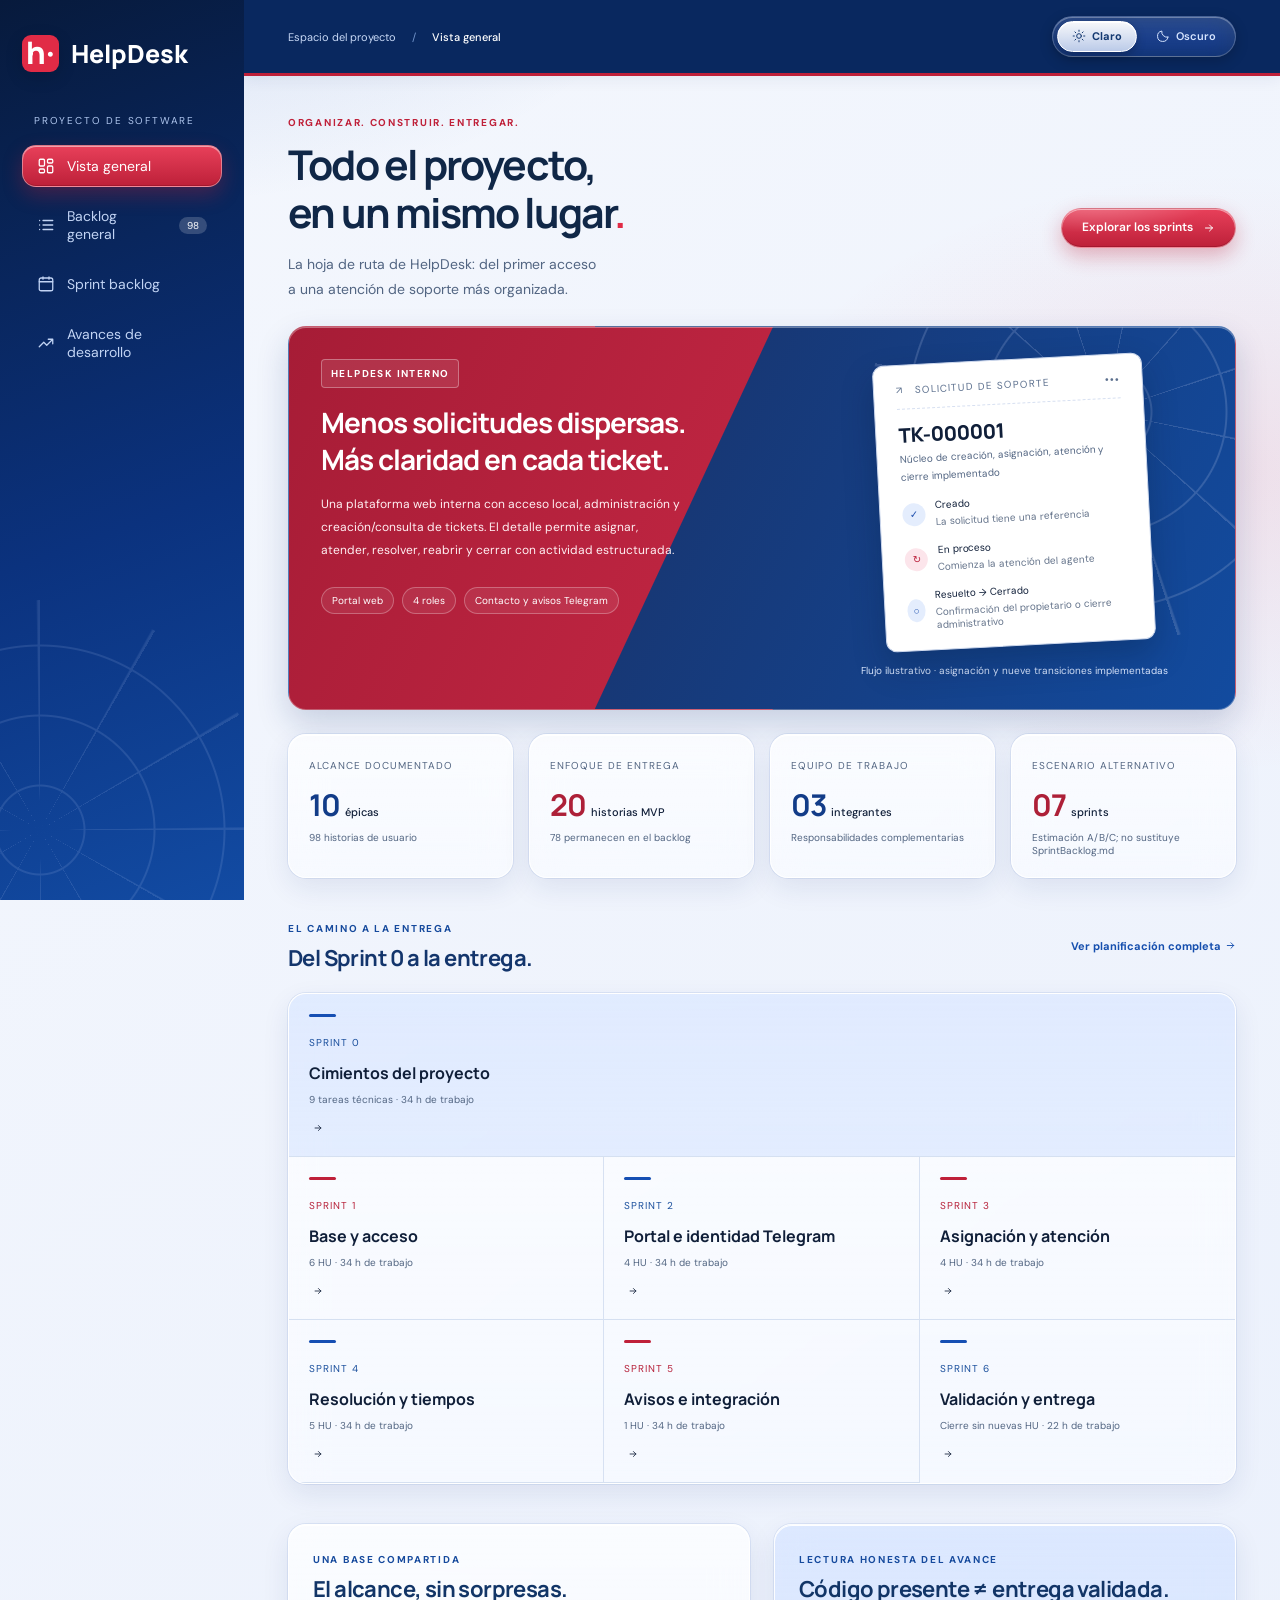
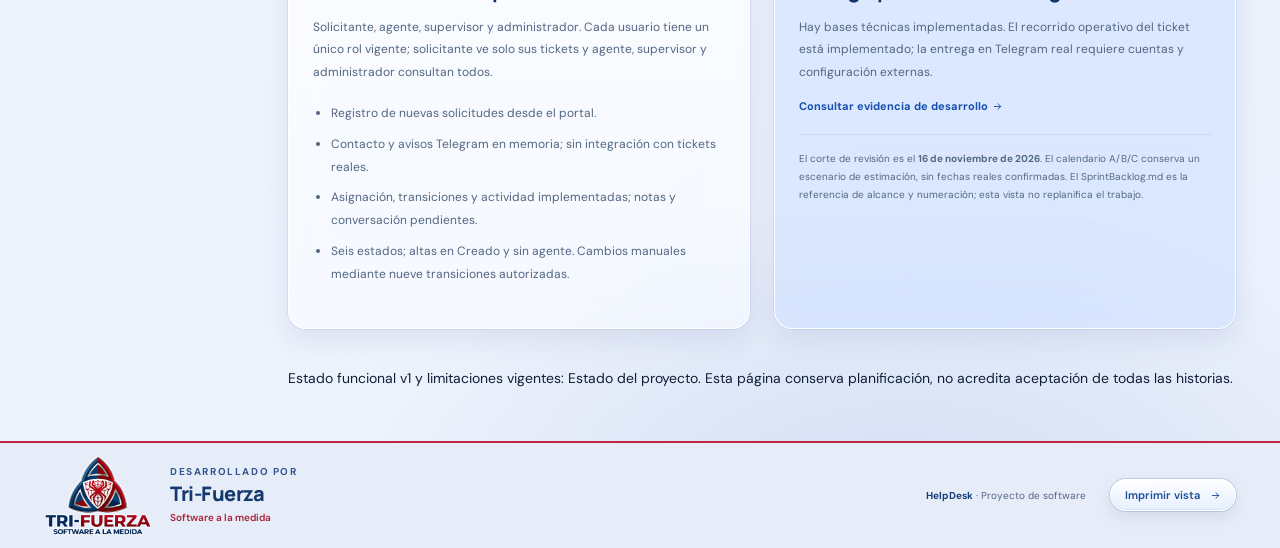
<file: Documentacion/pagina Epicas y HU/index.html>
<!doctype html>
<html lang="es" data-theme="light">
<head><meta charset="utf-8"><meta name="viewport" content="width=device-width,initial-scale=1"><meta name="theme-color" content="#09285f"><meta name="description" content="Alcance, planificación y avances del proyecto HelpDesk interno. 10 épicas, 98 historias y un equipo de 3 integrantes."><title>HelpDesk — Bitácora del proyecto</title><script src="appearance.js?v=4"></script><link rel="stylesheet" href="styles.css?v=7"><link rel="stylesheet" href="theme.css?v=8"><link rel="stylesheet" href="appearance.css?v=9"><link rel="stylesheet" href="project-structure.css?v=9"><link rel="stylesheet" href="company-footer.css?v=10"><script src="data.js" defer></script><script src="plan.js?v=2" defer></script><script src="preparation.js?v=6" defer></script><script src="status.js?v=1" defer></script><script src="app.js?v=9" defer></script></head>
<body>
<a class="skip" href="#main">Saltar al contenido</a>
<div class="workspace-layout"><aside class="sidebar"><a class="brand" href="#resumen"><span class="logo">h<span>·</span></span> HelpDesk</a><div class="workspace">PROYECTO DE SOFTWARE</div><nav aria-label="Navegación principal"><a href="#resumen" data-page="resumen"><svg viewBox="0 0 24 24" aria-hidden="true"><rect x="3" y="3" width="7" height="9" rx="1.5"/><rect x="14" y="3" width="7" height="5" rx="1.5"/><rect x="14" y="12" width="7" height="9" rx="1.5"/><rect x="3" y="16" width="7" height="5" rx="1.5"/></svg><span>Vista general</span></a><a href="#backlog" data-page="backlog"><svg viewBox="0 0 24 24" aria-hidden="true"><path d="M8 6h13M8 12h13M8 18h13M3.5 6h.01M3.5 12h.01M3.5 18h.01"/></svg><span>Backlog general</span><small>98</small></a><a href="#sprints" data-page="sprints"><svg viewBox="0 0 24 24" aria-hidden="true"><rect x="3" y="4" width="18" height="17" rx="2.5"/><path d="M3 9h18M8 2.5v3M16 2.5v3"/></svg><span>Sprint backlog</span></a><a href="#avances" data-page="avances"><svg viewBox="0 0 24 24" aria-hidden="true"><path d="M3 17l6-6 4 4 8-8M15 7h6v6"/></svg><span>Avances de desarrollo</span></a></nav></aside>
<div class="shell"><header><span>Espacio del proyecto <span class="slash">/</span> <strong id="breadcrumb">Vista general</strong></span><div class="header-actions"><div class="theme-switch" role="group" aria-label="Apariencia de la página"><button type="button" data-set-theme="light" aria-pressed="true"><svg viewBox="0 0 24 24" aria-hidden="true"><circle cx="12" cy="12" r="4"/><path d="M12 2v2m0 16v2M2 12h2m16 0h2M5 5l1.5 1.5m11 11L19 19M5 19l1.5-1.5m11-11L19 5"/></svg>Claro</button><button type="button" data-set-theme="dark" aria-pressed="false"><svg viewBox="0 0 24 24" aria-hidden="true"><path d="M20.5 14A9 9 0 0 1 10 3.5 9 9 0 1 0 20.5 14Z"/></svg>Oscuro</button></div></div></header>
<main id="main" tabindex="-1">
<section id="resumen" class="page"><div class="eyebrow">ORGANIZAR. CONSTRUIR. ENTREGAR.</div><div class="page-heading"><div><h1>Todo el proyecto,<br>en un mismo lugar<span>.</span></h1><p class="lead">La hoja de ruta de HelpDesk: del primer acceso<br class="desktop"> a una atención de soporte más organizada.</p></div><a class="button dark" href="#sprints">Explorar los sprints <svg class="icon-arrow" viewBox="0 0 24 24" aria-hidden="true"><path d="M5 12h14M13 6l6 6-6 6"/></svg></a></div>
<div class="hero"><div><span class="tag">HELPDESK INTERNO</span><h2>Menos solicitudes dispersas.<br>Más claridad en cada ticket.</h2><p>Una plataforma web interna con acceso local, administración y creación/consulta de tickets. El detalle permite asignar, atender, resolver, reabrir y cerrar con actividad estructurada.</p><div class="hero-tags"><span>Portal web</span><span>4 roles</span><span>Contacto y avisos Telegram</span></div></div><div class="flow" aria-label="Flujo ilustrativo de un ticket"><div class="ticket"><span class="ticket-top">↗ &nbsp; SOLICITUD DE SOPORTE <b>•••</b></span><strong>TK-000001</strong><span class="ticket-note">Núcleo de creación, asignación, atención y cierre implementado</span><div class="flow-step"><i>✓</i><span>Creado<small>La solicitud tiene una referencia</small></span></div><div class="flow-step"><i>↻</i><span>En proceso<small>Comienza la atención del agente</small></span></div><div class="flow-step"><i>○</i><span>Resuelto → Cerrado<small>Confirmación del propietario o cierre administrativo</small></span></div></div><span class="flow-caption">Flujo ilustrativo · asignación y nueve transiciones implementadas</span></div></div>
<div class="stats"><article><span>ALCANCE DOCUMENTADO</span><strong>10 <small>épicas</small></strong><p>98 historias de usuario</p></article><article><span>ENFOQUE DE ENTREGA</span><strong>20 <small>historias MVP</small></strong><p>78 permanecen en el backlog</p></article><article><span>EQUIPO DE TRABAJO</span><strong>03 <small>integrantes</small></strong><p>Responsabilidades complementarias</p></article><article><span>ESCENARIO ALTERNATIVO</span><strong>07 <small>sprints</small></strong><p>Estimación A/B/C; no sustituye SprintBacklog.md</p></article></div>
<div class="section-title"><div><span class="eyebrow">EL CAMINO A LA ENTREGA</span><h2>Del Sprint 0 a la entrega.</h2></div><a href="#sprints" class="text-link">Ver planificación completa<svg class="icon-arrow" viewBox="0 0 24 24" aria-hidden="true"><path d="M5 12h14M13 6l6 6-6 6"/></svg></a></div><div id="roadmap" class="roadmap"></div>
<div class="two-col"><article class="panel"><span class="eyebrow">UNA BASE COMPARTIDA</span><h2>El alcance, sin sorpresas.</h2><p>Solicitante, agente, supervisor y administrador. Cada usuario tiene un único rol vigente; solicitante ve solo sus tickets y agente, supervisor y administrador consultan todos.</p><ul class="check-list"><li>Registro de nuevas solicitudes desde el portal.</li><li>Contacto y avisos Telegram en memoria; sin integración con tickets reales.</li><li>Asignación, transiciones y actividad implementadas; notas y conversación pendientes.</li><li>Seis estados; altas en Creado y sin agente. Cambios manuales mediante nueve transiciones autorizadas.</li></ul></article><article class="panel pale"><span class="eyebrow">LECTURA HONESTA DEL AVANCE</span><h2>Código presente ≠ entrega validada.</h2><p>Hay bases técnicas implementadas. El recorrido operativo del ticket está implementado; la entrega en Telegram real requiere cuentas y configuración externas.</p><a href="#avances" class="text-link">Consultar evidencia de desarrollo<svg class="icon-arrow" viewBox="0 0 24 24" aria-hidden="true"><path d="M5 12h14M13 6l6 6-6 6"/></svg></a><div class="note">El corte de revisión es el <b>16 de noviembre de 2026</b>. El calendario A/B/C conserva un escenario de estimación, sin fechas reales confirmadas. El SprintBacklog.md es la referencia de alcance y numeración; esta vista no replanifica el trabajo.</div></article></div>
</section>
<section id="backlog" class="page" hidden><span class="eyebrow">ALCANCE Y PRIORIDADES</span><h1>Backlog general<span>.</span></h1><div class="toolbar"><label class="search"><span>⌕</span><input id="search" type="search" placeholder="Buscar por historia, ID o palabra clave" aria-label="Buscar historias"></label><select id="scope" aria-label="Filtrar alcance"><option value="all">Todo el alcance</option><option value="mvp">Solo MVP · 20</option><option value="later">Posteriores · 78</option></select><button id="export" class="button">Exportar CSV ↓</button></div><p class="muted" id="result-count" aria-live="polite"></p><div id="epics"></div></section>
<section id="sprints" class="page" hidden><span class="eyebrow">ESCENARIO DE PLANIFICACIÓN · FECHAS POR CONFIRMAR</span><h1>Un plan para construir<span>.</span></h1><p class="lead">Este escenario alternativo conserva un Sprint 0 y seis sprints estimados de desarrollo/cierre. La numeración y alcance de referencia están en Planificacion/SprintBacklog.md; no representa ejecución confirmada.</p><p class="effort-note"><b>Cómo leer los tiempos:</b> las horas de una tarea o HU son horas-persona acumuladas entre A, B y C, no su duración en el calendario. Incluyen desarrollo, integración y pruebas específicas. La reserva cubre revisiones, coordinación e imprevistos. Los fines de semana del calendario no implican disponibilidad diaria confirmada.</p><div class="team"><article><i>A</i><div><b>Integrante A</b><span>Backend y datos</span></div></article><article><i>B</i><div><b>Integrante B</b><span>Frontend e integración</span></div></article><article><i>C</i><div><b>Integrante C</b><span>Calidad, Telegram y documentación</span></div></article></div><div id="sprint-tabs" class="sprint-tabs" role="tablist" aria-label="Sprints"></div><div id="sprint-detail" role="tabpanel"></div><article class="panel"><h2>Acuerdos de trabajo y cierre</h2><p>Reunión diaria de 10 minutos, revisión entre compañeros y demostración al terminar cada sprint. Cada tarea tiene una persona responsable y revisión de otra.</p><ul class="check-list"><li>Historia terminada: criterios revisados, permisos comprobados, interfaz integrada y pruebas del flujo aprobadas.</li><li>Reservar 8 horas del equipo en cada sprint de desarrollo (48 h en S01–S06); el Sprint 0 contempla otras 8 h sujetas a disponibilidad para coordinación, revisión y bloqueos; no iniciar nuevas funciones durante S06.</li><li>Si una dependencia no se resuelve o la carga excede la capacidad, registrar el riesgo y acordar la decisión con el equipo; no reducir el alcance de forma silenciosa.</li><li>Fecha de entrega por confirmar: demostrar el recorrido implementado y entregar código, manual y evidencia; el calendario estimado no acredita una entrega completa.</li></ul><p class="note">Fuera del MVP: las 78 historias originales restantes. HU-02-09 y HU-04-04 siguen sin sprint; revisar la cobertura del historial antes de planificarlas. SLA es trabajo futuro: aún no hay cálculo ni ejemplos operativos.</p></article></section>
<section id="avances" class="page" hidden><span class="eyebrow">PRIMERAS ITERACIONES</span><h1>Avances con evidencia<span>.</span></h1><div class="stats compact"><article><span>BASE TÉCNICA</span><strong>Angular</strong><p>Sesión, administración y tickets reales</p></article><article><span>API</span><strong>Express 5</strong><p>TypeScript · sesiones y permisos</p></article><article><span>PERSISTENCIA</span><strong>PostgreSQL</strong><p>13 migraciones SQL presentes</p></article></div><section class="architecture-block" aria-labelledby="architecture-title">
  <div class="section-title"><div><span class="eyebrow">BASE ACTUAL DEL PROYECTO</span><h2 id="architecture-title">Estructura y tecnologías.</h2></div></div>
  <p class="architecture-intro">HelpDesk separa la interfaz, la API y la persistencia. Este mapa resume los archivos disponibles; los estados de validación de cada módulo se mantienen en el dashboard.</p>
  <div class="architecture-map" aria-label="Arquitectura del proyecto: interfaz Angular, API Express y base de datos PostgreSQL">
    <article><span class="eyebrow">01 · INTERFAZ</span><h3>Frontend Angular</h3><p>Acceso y sesiones, usuarios/categorías administrativos, recuperación asistida y creación/listado/detalle real de tickets.</p><code>frontend/src/</code></article>
    <span class="architecture-arrow" aria-hidden="true">→</span>
    <article><span class="eyebrow">02 · SERVIDOR</span><h3>API Express</h3><p>Rutas de salud, autenticación/recuperación, usuarios, categorías y tickets; sesiones y permisos en el servidor.</p><code>backend/src/</code></article>
    <span class="architecture-arrow" aria-hidden="true">→</span>
    <article><span class="eyebrow">03 · DATOS</span><h3>PostgreSQL</h3><p>Esquema gestionado con trece migraciones SQL y datos de desarrollo, sin ORM.</p><code>backend/db/</code></article>
  </div>
  <div class="architecture-integration"><span class="badge">Integración externa</span><p><b>Telegram.</b> Contacto directo al agente mediante deep-link y avisos generales al grupo con Bot API mediante fetch. No hay relevo privado.</p></div>
  <div class="architecture-columns">
    <details class="panel architecture-details"><summary>Explorar la estructura del repositorio</summary><p>Carpetas y archivos principales presentes en el repositorio actual.</p><pre class="project-tree">HelpDesk/
├── frontend/
│   ├── public/                 Recursos públicos
│   ├── src/
│   │   ├── app/                Sesión, administración, tickets y pruebas
│   │   ├── environments/       Configuración de la API
│   │   └── styles.css          Estilos con Tailwind CSS
│   ├── angular.json            Configuración Angular
│   └── proxy.conf.json         Conexión local con la API
├── backend/
│   ├── src/
│   │   ├── app.ts              Configuración y rutas de la API
│   │   ├── server.ts           Arranque del servidor
│   │   ├── auth/               Acceso, sesiones y permisos
│   │   ├── users/              Administración de usuarios
│   │   ├── categories/         Categorías del servicio
│   │   ├── audit/              Auditoría administrativa y de creación de tickets
│   │   ├── tickets/            Creación, listado y detalle
│   │   ├── mail/               SMTP y recuperación asistida
│   │   ├── config/             Variables y configuración
│   │   ├── db/                 Conexión y herramientas SQL
│   │   ├── http/               Validación de peticiones
│   │   ├── middlewares/        Manejo de errores y rutas ausentes
│   │   ├── routes/             Comprobaciones de salud
│   │   ├── types/              Tipos compartidos del servidor
│   │   └── integrations/
│   │       └── telegram/       Avisos generales al grupo mediante fetch
│   ├── db/
│   │   ├── migrations/         Trece migraciones SQL
│   │   └── seeds/              Datos de desarrollo
│   ├── test/                   Pruebas unitarias e integración
│   ├── docs/                   Guías técnicas de la API
│   └── compose.yaml            PostgreSQL y Mailpit para desarrollo
├── Documentacion/
│   ├── Requerimientos/         Épicas e historias de usuario
│   ├── Planificacion/          Sprint Backlog original
│   ├── docs/                   Hoja de ruta HTML del proyecto
│   └── Decisiones-de-producto.md
└── .github/workflows/ci.yml     Comprobaciones automatizadas</pre><p class="note">El esquema y los endpoints de creación/listado/detalle de tickets están implementados y probados con permisos por rol. La carpeta audit corresponde a auditoría administrativa; no acredita completar EP-10.</p></details>
    <details class="panel architecture-details"><summary>Ver tecnologías y función de cada una</summary><p>Versiones declaradas en el proyecto y verificadas con los chequeos locales del 6-nov-2026. La ejecución remota de CI se revisa por separado.</p><dl class="technology-list">
      <div><dt>Interfaz y navegación</dt><dd><b>Angular 22.2 · TypeScript 6 · RxJS 7.8.</b> Componentes, rutas, formularios y comunicación con la API.</dd></div>
      <div><dt>Diseño de la aplicación</dt><dd><b>Tailwind CSS 4.1 · PostCSS.</b> Estilos y utilidades visuales del frontend Angular.</dd></div>
      <div><dt>Servidor</dt><dd><b>Node.js ≥22.23.1 · Express 5 · TypeScript 6.</b> API HTTP, lógica del servidor y gestión de sesiones.</dd></div>
      <div><dt>Persistencia</dt><dd><b>PostgreSQL 17 · pg · SQL.</b> Conexión, transacciones, migraciones y datos de desarrollo; sin ORM.</dd></div>
      <div><dt>Entorno local</dt><dd><b>Podman Compose · dotenv · npm.</b> Contenedor de PostgreSQL, variables de entorno y scripts de trabajo. Gestor declarado: npm 10.9.8.</dd></div>
      <div><dt>Comunicación</dt><dd><b>Telegram Bot API · fetch.</b> Avisos generales después del commit, sin lectura de mensajes. Contacto personal independiente mediante enlace público.</dd></div>
      <div><dt>Protección y validación</dt><dd><b>Argon2 · Zod · Helmet · CORS · express-rate-limit.</b> Dependencias para contraseñas, entradas, cabeceras, orígenes y límites de peticiones. Controles cubiertos por pruebas unitarias y de integración locales.</dd></div>
      <div><dt>Pruebas</dt><dd><b>Vitest · Supertest · jsdom.</b> Pruebas unitarias, comprobaciones HTTP y entorno de pruebas del frontend.</dd></div>
      <div><dt>Calidad y colaboración</dt><dd><b>ESLint · Prettier · Git · GitHub Actions.</b> Revisión estática, formato y flujo de cambios. El archivo ci.yml configura comprobaciones del frontend y backend, con PostgreSQL para el backend; no se comprobaron resultados de ejecuciones.</dd></div>
    </dl></details>
  </div>
  
</section>
<div id="evidence" class="evidence-grid"></div><div class="two-col"><article class="panel"><h2>Validar en la siguiente iteración</h2><ol><li>Conservar resultados de pruebas unitarias, integración PostgreSQL y navegador.</li><li>Completar los criterios pendientes de identidad y gestión administrativa indicados en el backlog.</li><li>Probar Telegram con dos cuentas reales en ambos sentidos.</li><li>Construir y probar el recorrido completo del ticket.</li></ol></article><article class="panel pale"><h2>Decisiones que necesitan atención</h2><p>Valores y reglas de SLA; atribución del primer cambio a En proceso; cobertura y planificación del historial. Las cuentas temporales ya usan 7 días por defecto y 30 como máximo configurable; las referencias TK tienen mínimo seis dígitos sin truncar.</p><p class="note">El primer cambio a En proceso determina la primera respuesta. Telegram, notas y avisos automáticos no cuentan como primera respuesta.</p></article></div></section>

<p>Estado funcional v1 y limitaciones vigentes: <a href="../../docs/project-status.md">Estado del proyecto</a>. Esta página conserva planificación, no acredita aceptación de todas las historias.</p></main></div></div><footer class="company-footer" aria-label="Empresa desarrolladora y pie de página"><div class="company-footer-inner"><div class="company-identity"><div class="company-logo-frame"><img class="company-logo" src="assets/tri-fuerza-logo-transparent.png" width="1444" height="1089" alt="Logo de Tri-Fuerza, software a la medida" loading="lazy" decoding="async"></div><div class="company-copy"><span class="company-kicker">DESARROLLADO POR</span><strong class="company-name">Tri-Fuerza</strong><p class="company-tagline">Software a la medida</p></div></div><div class="footer-meta"><span><b>HelpDesk</b> · Proyecto de software</span><button id="print" class="button">Imprimir vista<svg class="icon-arrow" viewBox="0 0 24 24" aria-hidden="true"><path d="M5 12h14M13 6l6 6-6 6"/></svg></button></div></div></footer><dialog id="story-dialog"><button class="close" aria-label="Cerrar detalle">×</button><span id="story-id" class="eyebrow"></span><h2 id="story-title"></h2><div id="story-body"></div></dialog>
</body></html>
</file>
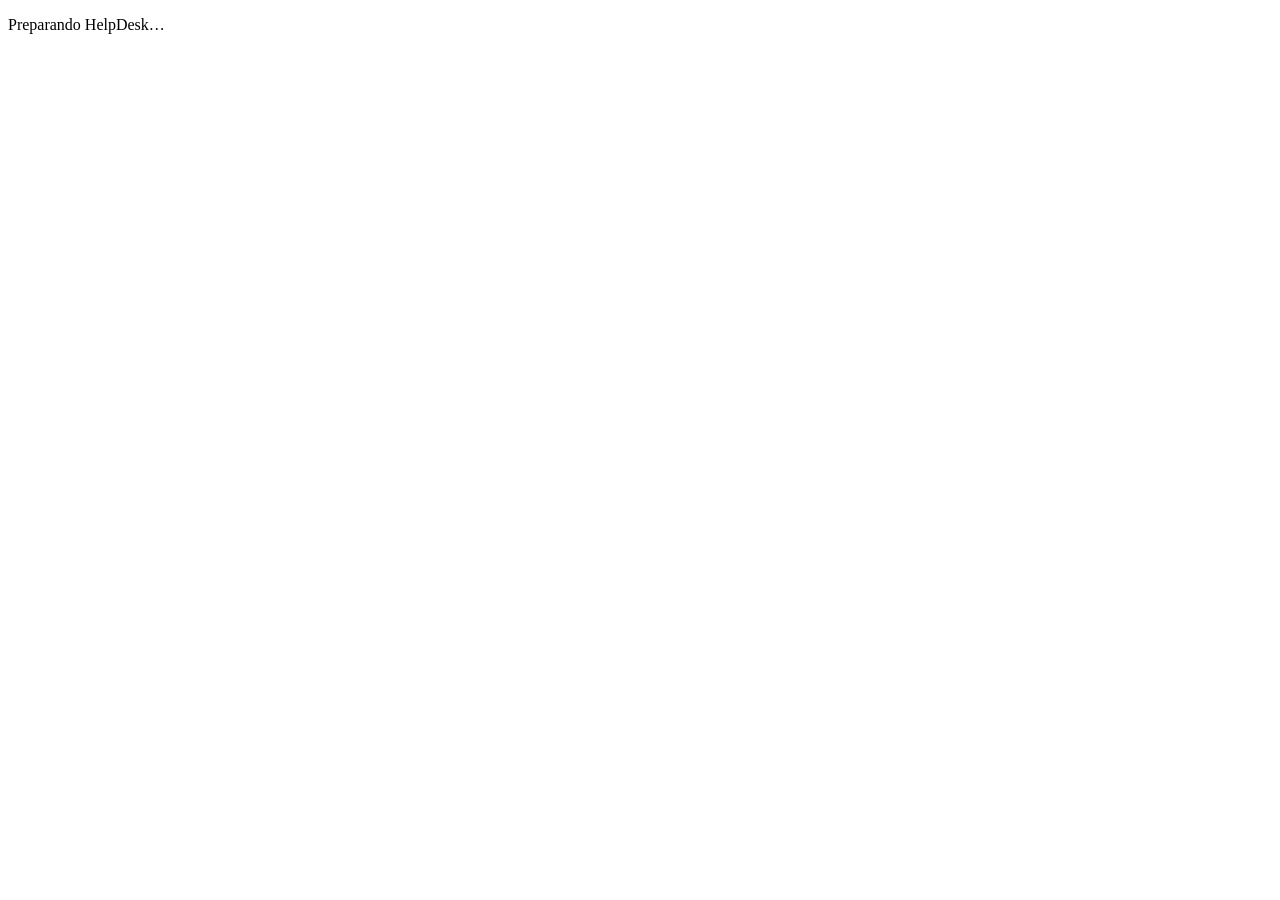
<file: frontend/src/index.html>
<!doctype html>
<html lang="es">
  <head>
    <meta charset="utf-8" />
    <title>HelpDesk</title>
    <base href="/" />
    <meta name="viewport" content="width=device-width, initial-scale=1" />
    <link rel="icon" type="image/x-icon" href="helpdesk-favicon.ico" />
  </head>
  <body>
    <app-root><p class="p-8 text-texto-suave" role="status">Preparando HelpDesk…</p></app-root>
  </body>
</html>
</file>
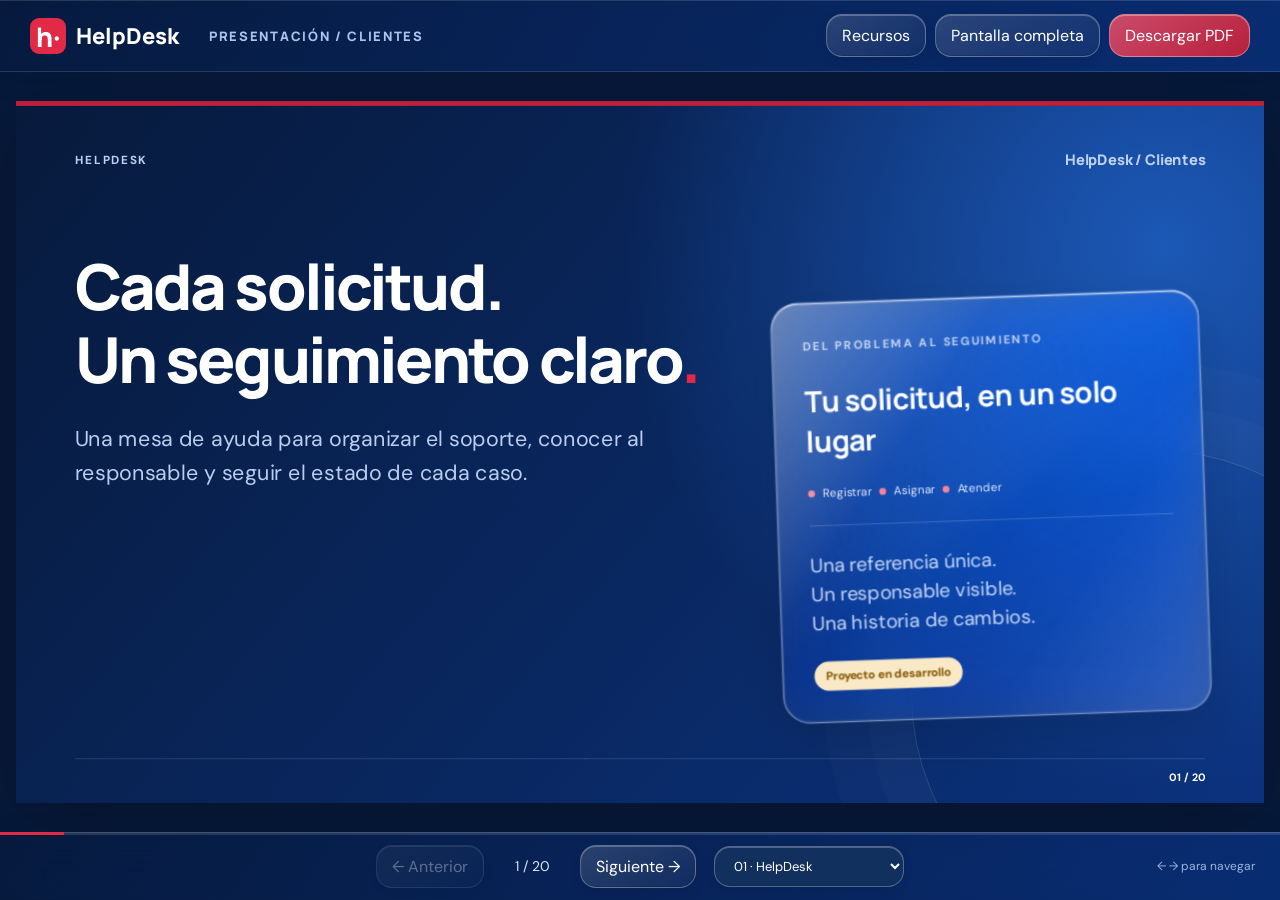
<file: Documentacion/Presentaciones avance/HelpDesk - Presentacion Avance Cliente/index.html>
<!doctype html><html lang="es"><meta charset="utf-8"><meta http-equiv="refresh" content="0;url=Clientes/index.html"><title>HelpDesk · Clientes</title><a href="Clientes/index.html">Abrir presentación Clientes</a></html>
</file>
<file: Documentacion/pagina Epicas y HU/styles.css>
@import url("https://fonts.googleapis.com/css2?family=DM+Sans:wght@400;500;600;700&family=Manrope:wght@400;500;600;700;800&display=swap");
/* ===== Tokens de diseño ===== */
:root {
  --font-display: Manrope, Arial, sans-serif;
  --font-body: "DM Sans", Arial, sans-serif;
  --fs-caption: 10px;
  --fs-small: 11px;
  --fs-body: 12px;
  --fs-base: 14px;
  --fs-h3: 16px;
  --fs-title: 20px;
  --fs-h2: 22px;
  --fs-stat-sm: 24px;
  --fs-display: 28px;
  --fs-stat: 30px;
  --space-tight: 8px;
  --space-item: 16px;
  --space-block: 24px;
  --space-section: 40px;
  --pad-compact: 20px;
  --pad-card: 24px;
  --gap-cards: 16px;
  --glass-text: #194c98;
  --glass-fill: linear-gradient(180deg, rgba(255,255,255,.88), rgba(233,241,255,.6));
  --glass-fill-hover: linear-gradient(180deg, #fff, rgba(238,245,255,.86));
  --glass-edge: rgba(255,255,255,.9);
  --glass-shadow: inset 0 1px 0 rgba(255,255,255,.95), inset 0 -1px 0 rgba(22,79,179,.1), 0 0 0 1px rgba(22,79,179,.18), 0 6px 16px rgba(18,46,106,.1);
  --glass-shadow-hover: inset 0 1px 0 #fff, inset 0 -1px 0 rgba(22,79,179,.12), 0 0 0 1px rgba(22,79,179,.3), 0 10px 22px rgba(18,46,106,.16);
  --glass-sheen: radial-gradient(120% 160% at 18% -30%, rgba(255,255,255,.7), rgba(255,255,255,0) 58%);
  --glass-blur: blur(14px) saturate(1.6);
  --glass-red-fill: linear-gradient(180deg, #e8405a 0%, #bd2039 100%);
  --glass-red-shadow: inset 0 1px 0 rgba(255,255,255,.5), inset 0 -1px 0 rgba(94,0,18,.28), 0 8px 20px rgba(189,32,57,.32);
  --glass-tabs-fill: linear-gradient(180deg, #15408f, #0c2f6c);
}
:root {
  --mint: #e9effb;
  --radius-card: 18px;
  --radius-card-sm: 14px;
  --card-fill: linear-gradient(180deg, rgba(255,255,255,.74), rgba(255,255,255,.5));
  --card-fill-tint: linear-gradient(180deg, rgba(214,228,255,.72), rgba(205,222,255,.5));
  --card-edge: rgba(255,255,255,.9);
  --card-shadow: inset 0 1px 0 rgba(255,255,255,.95), 0 0 0 1px rgba(22,79,179,.09), 0 10px 28px rgba(18,46,106,.09);
  --card-blur: blur(18px) saturate(1.5);
  --card-hover: rgba(22,79,179,.06);
  --card-divider: rgba(22,79,179,.14);
  --dialog-fill: linear-gradient(180deg, rgba(255,255,255,.92), rgba(244,248,255,.86));
  --page-bg: radial-gradient(900px 520px at 12% -5%, rgba(22,79,179,.16), transparent 60%), radial-gradient(800px 500px at 96% 22%, rgba(225,43,70,.1), transparent 60%), radial-gradient(900px 600px at 70% 100%, rgba(22,79,179,.12), transparent 60%), linear-gradient(145deg, #f4f7fd, #eaf0fc);
  --status-todo-fg: #4a5b78;
  --status-todo-bg: rgba(96,112,138,.12);
  --status-todo-edge: rgba(96,112,138,.28);
  --status-doing-fg: #8a5a00;
  --status-doing-bg: rgba(224,150,20,.16);
  --status-doing-edge: rgba(224,150,20,.4);
  --status-done-fg: #0f6b42;
  --status-done-bg: rgba(22,150,90,.14);
  --status-done-edge: rgba(22,150,90,.36);
}
* {
  box-sizing: border-box;
}
body {
  margin: 0;
  font: var(--fs-base) "DM Sans",Arial,sans-serif;
}
a {
  color: inherit;
  text-decoration: none;
}
button,
input,
select {
  font: inherit;
}
button,
a,
input,
select,
summary {
  -webkit-tap-highlight-color: transparent;
}
button,
summary {
  cursor: pointer;
}
a:focus-visible,
button:focus-visible,
summary:focus-visible,
input:focus-visible,
select:focus-visible {
  outline: 3px solid #d39136;
  outline-offset: 4px;
}
.sidebar {
  color: #f3f5fc;
  padding: 35px 22px;
  display: flex;
  flex-direction: column;
}
.brand {
  display: flex;
  align-items: center;
  gap: 12px;
  font: 800 25px Manrope,Arial;
}
.logo {
  width: 37px;
  height: 37px;
  text-align: center;
  font-size: 31px;
  line-height: 34px;
}
.workspace {
  font-size: var(--fs-caption);
  letter-spacing: 1.8px;
  margin: 42px 12px 18px;
}
nav {
  display: grid;
  gap: 8px;
}
nav a {
  display: flex;
  align-items: center;
  gap: 12px;
  padding: 11px 14px;
  border-radius: 14px;
  font-size: var(--fs-base);
}
.icon-arrow {
  flex: none;
  width: 1em;
  height: 1em;
  margin-left: .35em;
  vertical-align: -.15em;
  fill: none;
  stroke: currentColor;
  stroke-width: 2;
  stroke-linecap: round;
  stroke-linejoin: round;
}
.button .icon-arrow {
  margin-left: 0;
}
nav a svg {
  flex: none;
  width: 18px;
  height: 18px;
  fill: none;
  stroke: currentColor;
  stroke-width: 1.7;
  stroke-linecap: round;
  stroke-linejoin: round;
}
nav small {
  font-size: var(--fs-caption);
  margin-left: auto;
  padding: 2px 8px;
  border-radius: 999px;
}
i {
  font-style: normal;
}
header {
  display: flex;
  align-items: center;
  justify-content: space-between;
  padding: 0 44px;
  font-size: var(--fs-small);
}
.slash {
  margin: 0 13px;
}
header strong {
  font-weight: 500;
}
.header-date {
  font-size: var(--fs-caption);
}
main {
  max-width: 1450px;
  margin: auto;
  padding: var(--space-section) 44px 0;
}
.eyebrow {
  font-size: var(--fs-caption);
  letter-spacing: 1.7px;
  font-weight: 700;
}
h1,
h2,
h3,
p {
  margin-top: 0;
}
h1 {
  font: 700 clamp(32px,3.2vw,49px)/1.16 var(--font-display);
  letter-spacing: -1.8px;
  margin: 12px 0 var(--space-item);
}
h2 {
  font: 700 var(--fs-h2)/1.3 var(--font-display);
  letter-spacing: -.6px;
  margin: var(--space-tight) 0 12px;
}
h3 {
  font: 700 var(--fs-h3) var(--font-display);
  margin-bottom: var(--space-tight);
}
.page-heading {
  display: flex;
  justify-content: space-between;
  align-items: center;
}
.lead {
  font-size: var(--fs-base);
  line-height: 1.8;
  margin-bottom: var(--space-block);
}
.button {
  position: relative;
  isolation: isolate;
  overflow: hidden;
  display: inline-flex;
  align-items: center;
  justify-content: center;
  gap: 10px;
  min-height: 40px;
  padding: 0 20px;
  border: 1px solid var(--glass-edge);
  border-radius: 999px;
  background: var(--glass-fill);
  color: var(--glass-text);
  box-shadow: var(--glass-shadow);
  -webkit-backdrop-filter: var(--glass-blur);
  backdrop-filter: var(--glass-blur);
  font-weight: 600;
  font-size: var(--fs-body);
  line-height: 1.2;
  cursor: pointer;
}
.button::after {
  content: "";
  position: absolute;
  inset: 0;
  z-index: -1;
  border-radius: inherit;
  background: var(--glass-sheen);
  pointer-events: none;
}
.button:hover {
  background: var(--glass-fill-hover);
  box-shadow: var(--glass-shadow-hover);
  transform: translateY(-1px);
}
.button:active {
  transform: translateY(0) scale(.98);
}
.button.dark {
  color: #fff;
  border-color: rgba(255,255,255,.38);
  background: var(--glass-red-fill);
  box-shadow: var(--glass-red-shadow);
}
.button.dark::after {
  opacity: .45;
}
.button.dark:hover {
  background: var(--glass-red-fill);
  box-shadow: var(--glass-red-shadow);
  filter: brightness(1.07);
}
.hero {
  display: grid;
  grid-template-columns: 1.25fr 1fr;
  padding: 32px;
  gap: 32px;
  position: relative;
  overflow: hidden;
}
.hero h2 {
  font-size: var(--fs-display);
  line-height: 1.3;
  margin: var(--space-item) 0 var(--space-item);
  letter-spacing: -1px;
}
.hero p {
  font-size: var(--fs-body);
  line-height: 1.9;
  max-width: 360px;
}
.tag {
  display: inline-block;
  background: #d8e4fa;
  color: #234a92;
  font-size: var(--fs-caption);
  letter-spacing: 1.4px;
  font-weight: 700;
  border-radius: 4px;
  padding: 7px 9px;
}
.hero-tags {
  display: flex;
  gap: 8px;
  margin-top: 25px;
}
.hero-tags span {
  background: #ffffff70;
  border: 1px solid #cad6ee;
  padding: 6px 10px;
  border-radius: 20px;
  font-size: var(--fs-caption);
}
.flow {
  display: flex;
  flex-direction: column;
  align-items: center;
  justify-content: center;
}
.ticket {
  background: #fff;
  width: 100%;
  max-width: 270px;
  border: 1px solid #cdd8ed;
  border-radius: 11px;
  padding: 18px 22px;
  transform: rotate(-3deg);
}
.ticket-top {
  font-size: var(--fs-caption);
  letter-spacing: 1px;
  color: #5c708e;
  display: block;
  padding-bottom: 12px;
  border-bottom: 1px dashed #d7e0f1;
  margin-bottom: 12px;
}
.ticket-top b {
  float: right;
}
.ticket>strong {
  font: 800 var(--fs-title) var(--font-display);
  display: block;
}
.ticket-note {
  font-size: var(--fs-caption);
  color: var(--muted);
}
.flow-step {
  display: flex;
  align-items: center;
  gap: 10px;
  margin-top: 15px;
  font-size: var(--fs-caption);
}
.flow-step i {
  width: 23px;
  height: 23px;
  display: grid;
  place-items: center;
  border-radius: 50%;
}
.flow-step small {
  display: block;
  color: #65748b;
  font-size: var(--fs-caption);
  margin-top: 4px;
}
.flow-caption {
  margin-top: 18px;
  font-size: var(--fs-caption);
}
.stats {
  display: grid;
  grid-template-columns: repeat(4,1fr);
  margin: var(--space-block) 0 var(--space-section);
}
.stats article {
  padding: var(--pad-compact);
}
.stats article>span {
  font-size: var(--fs-caption);
  letter-spacing: 1px;
  color: var(--muted);
}
.stats strong {
  display: block;
  font: 700 var(--fs-stat) var(--font-display);
  margin: 11px 0 6px;
  letter-spacing: -1px;
}
.stats small {
  font: 500 var(--fs-small) "DM Sans",Arial;
  letter-spacing: 0;
}
.stats p {
  color: var(--muted);
  font-size: var(--fs-caption);
  margin: 0;
}
.section-title {
  display: flex;
  justify-content: space-between;
  align-items: center;
  margin-bottom: var(--pad-compact);
}
.section-title h2 {
  margin: var(--space-tight) 0 0;
}
.text-link {
  font-size: var(--fs-small);
  font-weight: 700;
}
.text-link:hover {
  text-decoration: underline;
}
.roadmap {
  display: grid;
  margin-bottom: var(--space-section);
  overflow: hidden;
}
.roadmap a {
  padding: var(--pad-compact);
}
.roadmap a:last-child {
  border: 0;
}
.roadmap small {
  font-size: var(--fs-caption);
  letter-spacing: 1px;
}
.roadmap h3 {
  margin: 12px 0 var(--space-tight);
}
.roadmap p {
  font-size: var(--fs-caption);
  color: var(--muted);
  line-height: 1.6;
}
.roadmap .date {
  font-size: var(--fs-caption);
}
.two-col {
  display: grid;
  grid-template-columns: 1fr 1fr;
  gap: var(--space-block);
  margin: 0 0 var(--space-section);
}
/* Tarjetas de vidrio (Liquid Glass) */
.panel,
.stats article,
.evidence-grid article,
.architecture-map article,
.roadmap,
.epic {
  background: var(--card-fill);
  border: 1px solid var(--card-edge);
  border-radius: var(--radius-card);
  box-shadow: var(--card-shadow);
  -webkit-backdrop-filter: var(--card-blur);
  backdrop-filter: var(--card-blur);
}
.team article,
.hu-card {
  background: var(--card-fill);
  border: 1px solid var(--card-edge);
  border-radius: var(--radius-card-sm);
  box-shadow: var(--card-shadow);
  -webkit-backdrop-filter: var(--card-blur);
  backdrop-filter: var(--card-blur);
}
.panel.pale,
.parallel-grid article,
.architecture-integration,
.sprint-outcome,
.empty-hu {
  background: var(--card-fill-tint);
  border: 1px solid var(--card-edge);
  border-radius: var(--radius-card-sm);
  box-shadow: var(--card-shadow);
  -webkit-backdrop-filter: var(--card-blur);
  backdrop-filter: var(--card-blur);
}
.panel.pale {
  border-radius: var(--radius-card);
}
.panel {
  padding: var(--pad-card);
  margin-bottom: 0;
}
.panel p,
.panel li {
  font-size: var(--fs-body);
  line-height: 1.9;
}
.pale {
  background: #ecf0f9;
}
.check-list {
  padding-left: 18px;
}
.check-list li {
  padding: 4px 0;
}
.note {
  font-size: var(--fs-caption) !important;
  line-height: 1.8;
  border-top: 1px solid var(--line);
  margin-top: 20px;
  padding-top: 15px;
}
.notice {
  border-radius: 8px;
  padding: 20px 24px;
  margin: var(--space-block) 0;
}
.notice b {
  font-size: var(--fs-body);
}
.notice p {
  font-size: var(--fs-body);
  line-height: 1.8;
  margin: 8px 0 0;
}
.toolbar {
  display: flex;
  gap: 12px;
  margin: var(--space-block) 0 var(--space-item);
  flex-wrap: wrap;
}
.search {
  display: flex;
  align-items: center;
  gap: 10px;
  flex: 1;
  min-width: 220px;
  border: 1px solid var(--glass-edge);
  padding: 0 18px;
  background: var(--glass-fill);
  border-radius: 999px;
  box-shadow: var(--glass-shadow);
  min-height: 40px;
  -webkit-backdrop-filter: var(--glass-blur);
  backdrop-filter: var(--glass-blur);
}
.search input {
  border: 0;
  padding: 10px 0;
  outline: none;
  min-width: 0;
  width: 100%;
  background: transparent;
  font-size: var(--fs-body);
}
select {
  padding: 0 16px;
  background: var(--glass-fill);
  border: 1px solid var(--glass-edge);
  border-radius: 999px;
  color: var(--glass-text);
  font-size: var(--fs-body);
  height: 40px;
  box-shadow: var(--glass-shadow);
  -webkit-backdrop-filter: var(--glass-blur);
  backdrop-filter: var(--glass-blur);
}
.muted {
  color: var(--muted);
  font-size: var(--fs-small);
  margin: 0 0 var(--space-item);
}
.epic {
  margin-bottom: var(--space-item);
  overflow: hidden;
}
.epic summary {
  padding: 20px;
  list-style: none;
  display: flex;
  align-items: center;
  gap: 15px;
  font-weight: 600;
}
.epic summary::after {
  content: "+";
  margin-left: auto;
  font-size: 20px;
}
.epic[open] summary::after {
  content: "−";
}
.epic summary>small {
  color: var(--green);
  font-size: var(--fs-caption);
  white-space: nowrap;
}
.epic summary>span {
  flex: 1;
}
.epic summary .count {
  font-size: var(--fs-caption);
  color: var(--muted);
  font-weight: 400;
}
.story {
  display: flex;
  width: 100%;
  align-items: center;
  text-align: left;
  padding: 15px 20px;
  background: transparent;
  border: 0;
  border-top: 1px solid var(--line);
  gap: 14px;
  color: var(--ink);
}
.story code {
  font-size: var(--fs-caption);
  color: var(--muted);
  white-space: nowrap;
}
.story .title {
  flex: 1;
  font-size: var(--fs-body);
}
.badge {
  display: inline-block;
  border-radius: 5px;
  padding: 5px 7px;
  font-size: var(--fs-caption);
  white-space: nowrap;
}
/* Estado de cada HU: sin iniciar, en proceso o terminado */
.status {
  display: inline-flex;
  align-items: center;
  gap: 6px;
  padding: 3px 10px;
  border: 1px solid var(--status-todo-edge);
  border-radius: 999px;
  background: var(--status-todo-bg);
  color: var(--status-todo-fg);
  font-size: var(--fs-caption);
  font-weight: 600;
  line-height: 1.4;
  white-space: nowrap;
}
.status::before {
  content: "";
  width: 6px;
  height: 6px;
  border-radius: 50%;
  background: currentColor;
}
.status-doing {
  border-color: var(--status-doing-edge);
  background: var(--status-doing-bg);
  color: var(--status-doing-fg);
}
.status-done {
  border-color: var(--status-done-edge);
  background: var(--status-done-bg);
  color: var(--status-done-fg);
}
.story .status {
  justify-content: center;
  min-width: 104px;
}
.story .badge {
  min-width: 72px;
  text-align: center;
}
.team {
  display: grid;
  grid-template-columns: repeat(3,1fr);
  gap: var(--gap-cards);
  margin: 0 0 var(--space-section);
}
.team article {
  display: flex;
  align-items: center;
  gap: 14px;
  padding: var(--pad-compact);
}
.team i {
  display: grid;
  place-items: center;
  width: 35px;
  height: 35px;
  border-radius: 50%;
}
.team b,
.team span {
  display: block;
  font-size: var(--fs-small);
}
.team span {
  font-size: var(--fs-caption);
  color: var(--muted);
  margin-top: 5px;
}
.sprint-tabs {
  display: flex;
  border-bottom: 1px solid var(--line);
  margin: 0 0 var(--space-block);
}
.sprint-tabs button {
  background: transparent;
}
.sprint-tabs button[aria-selected=true] {
  font-weight: 700;
}
.sprint-meta {
  display: flex;
  justify-content: space-between;
  gap: 16px;
  align-items: center;
}
.hours {
  font-size: var(--fs-small);
  color: var(--green);
}
.task-table {
  width: 100%;
  border-collapse: collapse;
  font-size: var(--fs-body);
  line-height: 1.7;
}
.table-wrap {
  overflow: auto;
}
.task-table th {
  text-align: left;
  color: var(--muted);
  font-size: var(--fs-caption);
  text-transform: uppercase;
  letter-spacing: 1px;
}
.task-table td,
.task-table th {
  padding: 15px 12px;
  border-bottom: 1px solid var(--line);
  vertical-align: top;
}
.task-table td:nth-child(2) {
  min-width: 250px;
}
.task-table td small {
  display: block;
  color: var(--muted);
  font-size: var(--fs-caption);
}
.sprint-outcome {
  padding: 18px;
  margin: 20px 0 0;
  font-size: var(--fs-body);
  line-height: 1.8;
}
.compact {
  grid-template-columns: repeat(3,1fr);
}
.compact strong {
  font-size: var(--fs-stat-sm);
}
.evidence-grid {
  display: grid;
  grid-template-columns: 1fr 1fr;
  gap: var(--gap-cards);
  margin-bottom: var(--space-section);
}
.evidence-grid article {
  padding: var(--pad-card);
}
.evidence-grid h2 {
  margin: 12px 0 var(--space-tight);
}
.evidence-grid p {
  font-size: var(--fs-body);
  line-height: 1.8;
  color: var(--muted);
}
.evidence-grid code {
  display: block;
  font-size: var(--fs-caption);
  overflow-wrap: anywhere;
  line-height: 1.8;
}
.sources summary {
  font-weight: 600;
}
footer {
  display: flex;
  align-items: center;
  justify-content: space-between;
  gap: 15px;
  padding: 25px 0;
  margin-top: 40px;
  font-size: var(--fs-caption);
}
dialog {
  border-radius: 13px;
  width: min(760px,92vw);
  max-height: 85vh;
  padding: 32px;
  color: var(--ink);
}
dialog::backdrop {
  backdrop-filter: blur(3px);
}
dialog h2 {
  margin: 15px 30px 20px 0;
}
#story-body {
  white-space: pre-wrap;
  font-size: var(--fs-body);
  line-height: 1.9;
  color: #52627c;
}
.close {
  position: absolute;
  right: 16px;
  top: 14px;
  display: grid;
  place-items: center;
  width: 34px;
  height: 34px;
  padding: 0;
  border: 1px solid var(--glass-edge);
  border-radius: 50%;
  background: var(--glass-fill);
  box-shadow: var(--glass-shadow);
  -webkit-backdrop-filter: var(--glass-blur);
  backdrop-filter: var(--glass-blur);
  color: var(--glass-text);
  font-size: 22px;
  line-height: 1;
}
.close:hover {
  background: var(--glass-fill-hover);
  box-shadow: var(--glass-shadow-hover);
}
.skip {
  position: fixed;
  top: -100px;
  background: white;
  padding: 10px;
  z-index: 10;
}
.skip:focus {
  top: 10px;
}
[hidden] {
  display: none !important;
}
@media (min-width:1500px) {
  .hero {
    padding: 45px;
  }
  .hero h2 {
    font-size: 35px;
  }
}
@media (max-width:1100px) {
  .sidebar {
    width: 205px;
    padding: 30px 15px;
  }
  .shell {
    margin-left: 205px;
  }
  main {
    padding: 30px 25px 0;
  }
  header {
    padding: 0 25px;
  }
  .hero {
    padding: 25px;
    gap: 20px;
  }
  .hero h2 {
    font-size: 25px;
  }
  .stats {
    gap: 8px;
  }
  .stats article {
    padding: 13px;
  }
  .stats strong {
    font-size: 25px;
  }
  .stats small {
    font-size: 9px;
  }
  .roadmap a {
    padding: 15px;
  }
  .header-date {
    display: none;
  }
  .page-heading .button {
    gap: 12px;
  }
}
@media (max-width:760px) {
  .sidebar {
    padding: 17px 20px;
  }
  .brand {
    font-size: 22px;
  }
  .logo {
    width: 31px;
    height: 31px;
    font-size: 27px;
    line-height: 29px;
  }
  .workspace {
    display: none;
  }
  nav {
    display: flex;
    overflow: auto;
    margin-top: 16px;
    gap: 6px;
  }
  nav a {
    flex-shrink: 0;
    padding: 9px;
    gap: 6px;
  }
  nav a span {
    font-size: 10px;
  }
  nav small {
    display: none;
  }
  .shell {
    margin: 0;
  }
  header {
    font-size: 10px;
  }
  main {
    padding: 28px 20px 0;
  }
  h1 {
    font-size: 35px;
  }
  .page-heading {
    display: block;
  }
  .page-heading>.button {
    margin-bottom: 23px;
  }
  .hero {
    grid-template-columns: 1fr;
    padding: 26px;
  }
  .hero h2 {
    font-size: 27px;
  }
  .hero p {
    max-width: none;
  }
  .flow {
    padding: 13px 0;
  }
  .ticket {
    max-width: 300px;
  }
  .stats {
    grid-template-columns: 1fr 1fr;
    margin-bottom: 28px;
  }
  .stats article {
    padding: 17px;
  }
  .stats strong {
    font-size: 28px;
  }
  .stats small {
    font-size: 10px;
  }
  .section-title {
    display: block;
  }
  .section-title .text-link {
    display: inline-block;
    margin-top: 15px;
  }
  .roadmap a {
    border-bottom: 1px solid var(--line);
    padding: 20px;
  }
  .two-col,
  .evidence-grid {
    grid-template-columns: 1fr;
  }
  .two-col {
    gap: 0;
  }
  .panel {
    padding: 22px;
  }
  .team {
    grid-template-columns: 1fr;
  }
  .team article {
    padding: 14px;
  }
  .sprint-tabs button {
    padding: 13px 8px;
    font-size: 12px;
  }
  .sprint-meta {
    display: block;
  }
  .hours {
    margin-bottom: 15px;
  }
  .epic summary {
    padding: 17px;
    gap: 10px;
    font-size: 12px;
  }
  .epic summary .count {
    display: none;
  }
  .story {
    flex-wrap: wrap;
    gap: 9px;
    padding: 15px;
  }
  .story .title {
    flex-basis: 60%;
  }
  .compact {
    grid-template-columns: 1fr;
  }
  .compact strong {
    font-size: 23px;
  }
  footer {
    flex-wrap: wrap;
    line-height: 1.7;
  }
  .desktop {
    display: none;
  }
}
@media print {
  .sidebar,
  header,
  .toolbar,
  footer button,
  .sprint-tabs,
  .close {
    display: none;
  }
  main {
    padding: 0;
  }
  .hero,
  .panel,
  .epic,
  .evidence-grid article {
    break-inside: avoid;
  }
  .page {
    display: block !important;
    margin-bottom: 40px;
  }
  .page[hidden] {
    display: none !important;
  }
  a {
    color: inherit;
  }
  .ticket {
    transform: none;
  }
  dialog {
    display: none !important;
  }
}
/* Corporate red / blue identity, with a subtle web motif. */
.sidebar {
  border-right: 1px solid #22324d;
}
.logo span {
  color: white;
}
.hero {
  color: white;
  isolation: isolate;
}
.hero:after {
  content: "";
  position: absolute;
  z-index: -1;
  width: 470px;
  height: 470px;
  border-radius: 50%;
  background: repeating-radial-gradient(circle,transparent 0 45px,#a2b5db 46px 47px,transparent 48px 75px),repeating-conic-gradient(from 12deg,transparent 0deg 29deg,#a2b5db 29.5deg 30deg);
  pointer-events: none;
}
.ticket {
  color: var(--ink);
}
.roadmap {
  grid-template-columns: repeat(3,1fr);
}
.roadmap a {
  border-bottom: 1px solid var(--line);
}
.notice {
  border-color: #ccd9f0;
}
.effort-note {
  font-size: var(--fs-small);
  line-height: 1.9;
}
.sprint-tabs {
  overflow: auto;
}
.sprint-tabs button {
  white-space: nowrap;
  font-size: var(--fs-body);
}
.sprint-panel {
  padding: var(--pad-card);
}
.sprint-metrics {
  display: flex;
  gap: 0;
  border: 1px solid var(--line);
  border-radius: var(--radius-card-sm);
  margin: var(--space-block) 0;
}
.sprint-metrics>div {
  flex: 1;
  padding: 17px 22px;
  border-right: 1px solid var(--line);
}
.sprint-metrics>div:last-child {
  border: 0;
}
.sprint-metrics strong {
  font: 700 var(--fs-stat-sm) var(--font-display);
  display: block;
  letter-spacing: -.7px;
}
.sprint-metrics span {
  display: block;
  font-size: var(--fs-caption);
  color: var(--muted);
  margin-top: 5px;
}
.small-title {
  margin: 0 0 var(--space-item);
  gap: 10px;
}
.small-title h3 {
  margin: 0;
}
.small-title>span {
  font-size: var(--fs-caption);
  color: var(--muted);
}
.hu-card {
  margin: 9px 0;
  overflow: hidden;
}
.hu-card>summary {
  display: flex;
  align-items: center;
  gap: 13px;
  padding: 16px;
  list-style: none;
  cursor: pointer;
}
.hu-card summary::-webkit-details-marker {
  display: none;
}
.hu-card>summary code {
  font-weight: 700;
  white-space: nowrap;
}
.hu-title {
  flex: 1;
  font-size: var(--fs-body);
  font-weight: 600;
  line-height: 1.6;
}
.hu-owner {
  font-size: var(--fs-caption);
  color: var(--muted);
  white-space: nowrap;
}
.hu-time {
  font-size: var(--fs-body);
  white-space: nowrap;
  padding: 5px 8px;
  border-radius: 4px;
}
.expand-mark {
  font-size: 20px;
  min-width: 13px;
  text-align: center;
}
.hu-card[open] .expand-mark {
  font-size: 0;
}
.hu-card[open] .expand-mark:after {
  content: "−";
  font-size: var(--fs-title);
}
.hu-card[open]>summary {
  border-bottom: 1px solid var(--card-divider);
}
.hu-content {
  padding: var(--pad-compact);
}
.hu-content p {
  font-size: var(--fs-small);
  line-height: 1.9;
}
.hu-grid {
  display: grid;
  grid-template-columns: 1fr 1fr;
  gap: 30px;
}
.hu-work {
  display: grid;
  gap: 10px;
  margin-top: 15px;
}
.hu-work b {
  font-size: var(--fs-small);
  display: flex;
  justify-content: space-between;
}
.hu-work p {
  margin: 5px 0 0;
}
.hu-foot {
  border-top: 1px solid var(--line);
  padding-top: 12px;
  margin-top: 18px;
  color: #68768b;
  font-size: var(--fs-caption);
  line-height: 1.8;
}
.dependency-link {
  border: 1px solid var(--glass-edge);
  border-radius: 999px;
  padding: 4px 12px;
  margin: 0 4px 6px 0;
  font-size: var(--fs-caption);
  font-weight: 600;
  color: var(--glass-text);
  background: var(--glass-fill);
  box-shadow: var(--glass-shadow);
  -webkit-backdrop-filter: var(--glass-blur);
  backdrop-filter: var(--glass-blur);
  cursor: pointer;
}
.dependency-link:hover {
  background: var(--glass-fill-hover);
  box-shadow: var(--glass-shadow-hover);
  transform: translateY(-1px);
}
.source-button {
  border: 0;
  background: transparent;
  padding: 0;
  text-align: left;
}
.empty-hu {
  padding: 17px;
}
.sprint-more {
  border-top: 1px solid var(--line);
  padding-top: 18px;
  margin-top: 22px;
}
.sprint-more>summary {
  font-size: var(--fs-body);
  font-weight: 700;
  cursor: pointer;
  margin-bottom: 15px;
}
.parallel-grid {
  display: grid;
  grid-template-columns: repeat(3,1fr);
  gap: var(--gap-cards);
}
.parallel-grid article {
  padding: var(--pad-compact);
}
.lane-heading {
  display: flex;
  align-items: center;
  justify-content: space-between;
  gap: 10px;
}
.lane-heading i {
  width: 29px;
  height: 29px;
  display: grid;
  place-items: center;
  border-radius: 50%;
  font-size: var(--fs-small);
  font-weight: 700;
}
.lane-heading b {
  font-size: var(--fs-small);
}
.parallel-grid p {
  font-size: var(--fs-small);
  line-height: 1.8;
  margin: 13px 0;
}
.load-bar {
  height: 4px;
  background: #dde4f0;
  border-radius: 4px;
  margin: 13px 0 6px;
  overflow: hidden;
}
.load-bar span {
  display: block;
  height: 100%;
}
.parallel-grid article:nth-child(3) .load-bar span {
  background: #354565;
}
.lane-reserve {
  font-size: var(--fs-caption);
  color: var(--muted);
}
.lane-ids {
  display: flex;
  flex-wrap: wrap;
  gap: 5px;
}
.lane-ids>span {
  font: var(--fs-caption) "DM Sans",Arial;
  border: 1px solid #dbe3f0;
  border-radius: 4px;
  padding: 4px;
  background: white;
  color: #526581;
}
@media (max-width:1000px) {
  .hu-grid {
    grid-template-columns: 1fr;
    gap: 25px;
  }
  .parallel-grid {
    grid-template-columns: 1fr;
  }
  .parallel-grid article p {
    max-width: 650px;
  }
  .lane-ids {
    gap: 7px;
  }
  .sprint-tabs button {
    padding: 13px 12px;
  }
}
@media (max-width:760px) {
  .roadmap {
    grid-template-columns: 1fr 1fr;
  }
  .roadmap a:nth-child(3) {
    border-right: 1px solid var(--line);
  }
  .sprint-panel {
    padding: 18px;
  }
  .sprint-metrics span {
    line-height: 1.5;
  }
  .hu-card>summary {
    flex-wrap: wrap;
    gap: 8px;
    padding: 13px;
  }
  .hu-title {
    font-size: 11px;
  }
  .hu-owner {
    margin-right: auto;
  }
  .hu-content {
    padding: 17px;
  }
  .small-title {
    display: block;
  }
  .small-title>span {
    display: block;
    margin-top: 7px;
  }
}
@media (prefers-reduced-motion:no-preference) {
  .button,
  .dependency-link,
  .close,
  .theme-switch button,
  .sprint-tabs button,
  .hu-card>summary,
  .roadmap a,
  nav a,
  .search,
  select {
    transition: background .18s ease, border-color .18s ease, color .18s ease, box-shadow .18s ease, transform .18s cubic-bezier(.2,.8,.2,1);
  }
}
@media print {
  .sprint-tabs {
    display: flex;
  }
  .hu-content,
  .sprint-more>* {
    display: block !important;
  }
  .hu-grid {
    display: grid !important;
  }
  .hu-card {
    break-inside: avoid;
  }
  .hero:after,
  .hero:before {
    display: none;
  }
  .hu-owner {
    display: inline;
  }
  .sprint-more {
    break-inside: avoid;
  }
}
</file>
<file: Documentacion/pagina Epicas y HU/theme.css>
/* Identidad de HelpDesk: rojo carmín, azul real y tinta. */
:root {
  --red: #bf2039;
  --red-bright: #e12b46;
  --blue: #164fb3;
  --navy: #09285f;
  --ink: #101f39;
  --green: #164fb3;
  --muted: #526582;
  --line: #d7e1f2;
  --paper: #eef3fc;
}
body {
  background: var(--page-bg);
  color: var(--ink);
}
.sidebar {
  background: linear-gradient(160deg,#071a3c 0%,#0b327e 58%,#124ba3 100%);
  border: 0;
  isolation: isolate;
  overflow: hidden;
}
.sidebar:before {
  content: "";
  position: absolute;
  z-index: -1;
  bottom: -160px;
  left: -190px;
  width: 460px;
  height: 460px;
  border-radius: 50%;
  opacity: .12;
  background: repeating-radial-gradient(circle,transparent 0 43px,#c9d9ff 44px 45px,transparent 46px 70px),repeating-conic-gradient(transparent 0deg 29deg,#c9d9ff 29.5deg 30deg);
  pointer-events: none;
}
.brand {
  color: white;
}
.logo {
  background: var(--red-bright);
  border-radius: 9px;
  color: #fff;
  box-shadow: 0 5px 18px #0002;
}
.workspace {
  color: #afc6ee;
}
nav a {
  color: #c2d4f4;
  border: 1px solid transparent;
}
nav a:hover {
  background: linear-gradient(180deg, rgba(255,255,255,.18), rgba(255,255,255,.06));
  border-color: rgba(255,255,255,.24);
  color: #fff;
  box-shadow: inset 0 1px 0 rgba(255,255,255,.28);
  -webkit-backdrop-filter: blur(10px);
  backdrop-filter: blur(10px);
}
nav a.active {
  background: var(--glass-red-fill);
  color: #fff;
  box-shadow: var(--glass-red-shadow);
  border-color: rgba(255,255,255,.38);
}
nav small {
  background: rgba(255,255,255,.18);
  color: white;
}
header {
  background: #09285f;
  color: #c8d9f6;
  border-bottom: 3px solid var(--red);
  height: 76px;
  box-shadow: 0 3px 15px #0b2a5d12;
}
header strong {
  color: #fff;
}
.slash {
  color: #7295cc;
}
.header-date {
  color: #c8d9f6;
}
.page>.eyebrow,
.page>.eyebrow:first-child {
  color: var(--red);
}
h1 {
  color: #102747;
}
h1>span {
  color: var(--red-bright);
}
.eyebrow {
  color: #164a9d;
}
.lead {
  color: #526582;
}
.hero {
  background: linear-gradient(115deg,#a61c36 0%,#bc2440 43%,#173876 43.1%,#124b9f 100%);
  border: 1px solid rgba(255,255,255,.28);
  box-shadow: inset 0 1px 0 rgba(255,255,255,.35), 0 14px 32px rgba(18,46,106,.18);
  border-radius: var(--radius-card);
}
.hero:after {
  opacity: .24;
  right: -105px;
  top: -150px;
}
.hero .tag {
  background: #ffffff18;
  border: 1px solid #ffffff50;
  color: white;
}
.hero p {
  color: #fff0f3;
}
.hero .hero-tags span {
  background: #ffffff13;
  border-color: #ffffff45;
  color: white;
}
.flow-caption {
  color: #dae7ff;
}
.ticket {
  box-shadow: 0 15px 32px #03163040;
}
.flow-step i {
  background: #e4edfd;
  color: #174aab;
}
.flow-step:nth-of-type(2) i {
  background: #fce5eb;
  color: #bb213c;
}
.stats {
  gap: var(--gap-cards);
}
.stats strong {
  color: #123c88;
}
.stats article:nth-child(even) strong {
  color: #ad2038;
}
.stats small {
  color: var(--ink);
}
.section-title h2 {
  color: #13356c;
}
.text-link {
  color: #164fae;
}
.text-link:hover {
  color: var(--red);
}
.panel h2,
.evidence-grid h2 {
  color: #123567;
}
.panel p,
.panel li {
  color: #526582;
}
.note {
  border-color: #ccd9ed;
  color: #536882;
}
.roadmap a {
  border-color: #d5e0f1;
  position: relative;
}
.roadmap a:before {
  content: "";
  display: block;
  width: 27px;
  height: 3px;
  background: var(--blue);
  margin-bottom: 15px;
  border-radius: 2px;
}
.roadmap a:nth-child(even):before {
  background: var(--red);
}
.roadmap small {
  color: #194e9c;
}
.roadmap a:nth-child(even) small {
  color: #b62039;
}
.roadmap a:hover {
  background: var(--card-hover);
}
.notice {
  background: linear-gradient(110deg,#10356f,#174a93);
  border: 0;
  color: white;
  box-shadow: 0 5px 15px #123b8010;
}
.notice b {
  color: white;
}
.notice p {
  color: #e3edff;
}
.effort-note {
  color: #526582;
  margin: 0 0 var(--space-block);
}
.team i {
  background: #164b9f;
  color: white;
}
.team article:nth-child(2) i {
  background: var(--red);
  color: white;
}
.team article:nth-child(3) i {
  background: #122c52;
  color: white;
}
.sprint-tabs {
  background: var(--glass-tabs-fill);
  padding: 6px;
  border: 1px solid rgba(255,255,255,.16);
  border-radius: 18px;
  gap: 6px;
  box-shadow: inset 0 1px 0 rgba(255,255,255,.22), 0 8px 20px rgba(9,30,72,.22);
  -webkit-backdrop-filter: var(--glass-blur);
  backdrop-filter: var(--glass-blur);
}
.sprint-tabs button {
  color: #dbe8ff;
  flex: 1;
  border: 1px solid transparent;
  border-radius: 12px;
  padding: 11px 16px;
  font-weight: 600;
}
.sprint-tabs button:hover {
  color: #fff;
  background: linear-gradient(180deg, rgba(255,255,255,.2), rgba(255,255,255,.08));
  border-color: rgba(255,255,255,.22);
  box-shadow: inset 0 1px 0 rgba(255,255,255,.3);
}
.sprint-tabs button[aria-selected=true] {
  color: #fff;
  background: var(--glass-red-fill);
  border-color: rgba(255,255,255,.38);
  box-shadow: var(--glass-red-shadow);
}
.sprint-panel {
  margin-bottom: var(--space-section);
}
.sprint-meta h2 {
  color: #12376f;
}
.sprint-meta>.badge {
  color: #a51e35;
  background: #fce9ee;
  border: 1px solid #f5cbd5;
}
.sprint-metrics {
  background: white;
  border-color: #c5d5ed;
}
.sprint-metrics>div {
  background: #eaf1fe;
  border-color: #cfdbef;
}
.sprint-metrics>div:first-child {
  background: #174d9d;
  color: white;
}
.sprint-metrics>div:nth-child(2) {
  background: #b9223a;
  color: white;
}
.sprint-metrics>div:first-child strong,
.sprint-metrics>div:nth-child(2) strong {
  color: white;
}
.sprint-metrics>div:first-child span,
.sprint-metrics>div:nth-child(2) span {
  color: #fff;
}
.sprint-metrics>div:last-child strong {
  color: #10376e;
}
.hu-card>summary:hover {
  background: var(--card-hover);
}
.hu-card>summary code {
  background: #bf2039;
  color: white;
  font-size: var(--fs-caption);
  border-radius: 4px;
  padding: 5px 7px;
  letter-spacing: .2px;
}
.hu-time {
  background: #184fa8;
  color: white;
}
.expand-mark {
  color: #bc203b;
}
.hu-card[open] {
  border-color: #8ca9d8;
  box-shadow: 0 4px 12px #173f8010;
}
.hu-card[open]>summary {
  background: var(--card-fill-tint);
  border-bottom-color: var(--card-divider);
}
.hu-work b {
  color: #143a7b;
}
.transverse .badge {
  background: #f8e3e9;
  color: #a51f37;
}
.sprint-more>summary {
  color: #174a9a;
}
.sprint-more>summary::marker {
  color: var(--red);
}
.lane-heading i {
  background: var(--blue);
  color: white;
}
.parallel-grid article:nth-child(2) i {
  background: var(--red);
  color: white;
}
.parallel-grid article:nth-child(3) i {
  background: #1b304f;
  color: white;
}
.load-bar span {
  background: var(--blue);
}
.parallel-grid article:nth-child(2) .load-bar span {
  background: var(--red);
}
.epic>summary>small {
  background: #174b9b;
  color: white;
  padding: 5px 7px;
  border-radius: 4px;
}
.epic:nth-child(even)>summary>small {
  background: var(--red);
}
.epic summary::after {
  color: var(--red);
}
.story:hover {
  background: var(--card-hover);
}
.badge {
  color: #174c9e;
  background: #e5edfc;
}
.badge.later {
  background: #eef1f7;
  color: #51627f;
}
.story .badge:not(.later) {
  background: #fbe7ed;
  color: #a71e37;
}
.search:focus-within {
  border-color: #1851b4;
  box-shadow: var(--glass-shadow), 0 0 0 3px rgba(24,81,180,.28);
}
.search>span {
  color: #af203b;
}
.evidence-grid .pending {
  background: #fbe4eb;
  color: #a31c35;
}
.evidence-grid .missing {
  background: #e6eaf2;
  color: #344863;
}
.evidence-grid code {
  color: #1a4d9e;
}
dialog {
  border: 1px solid var(--card-edge);
  box-shadow: inset 0 1px 0 rgba(255,255,255,.4), 0 30px 80px rgba(3,22,48,.35);
  background: var(--dialog-fill);
  border-radius: 22px;
  -webkit-backdrop-filter: blur(24px) saturate(1.6);
  backdrop-filter: blur(24px) saturate(1.6);
}
dialog h2 {
  color: #11366f;
}
dialog::backdrop {
  background: #071a3c99;
}
footer {
  border-top: 2px solid #c8d5ec;
  color: #4b6282;
}
footer b {
  color: #a91f37;
}
a:focus-visible,
button:focus-visible,
summary:focus-visible,
input:focus-visible,
select:focus-visible {
  outline-color: #2371df;
}
@media (max-width:760px) {
  .sidebar {
    background: linear-gradient(115deg,#081c43,#164a9f);
    border-bottom: 3px solid var(--red);
  }
  .sidebar:before {
    display: none;
  }
  nav a.active {
    box-shadow: none;
  }
  main {
    padding-top: 28px;
  }
  .hero {
    background: linear-gradient(155deg,#aa1e38 0%,#b9233f 52%,#133a7e 52.1%,#164a9e 100%);
  }
  .sprint-tabs button {
    flex: 0 0 auto;
  }
  .stats {
    gap: 10px;
  }
  .hu-title {
    flex-basis: calc(100% - 116px);
  }
  .hu-card>summary code {
    font-size: 9px;
  }
  .sprint-metrics>div {
    padding: 14px 9px;
  }
  .sprint-metrics strong {
    font-size: 22px;
  }
  .sprint-metrics span {
    font-size: 9px;
  }
}
@media print {
  body {
    background: white;
  }
  .hero,
  .notice {
    background: #edf2fd;
    color: #122a4c;
    box-shadow: none;
  }
  .hero p,
  .notice b,
  .notice p,
  .flow-caption {
    color: #122a4c;
  }
  .sprint-metrics>div {
    background: #eef3fc !important;
    color: #123768 !important;
  }
  .sprint-metrics strong,
  .sprint-metrics span {
    color: #123768 !important;
  }
  .sprint-tabs {
    background: #e2ebfc;
  }
  .sprint-tabs button {
    color: #163f7d;
  }
  .sprint-tabs button[aria-selected=true] {
    color: white;
  }
  .hero .tag {
    color: #a51f37;
    border-color: #bd2943;
  }
  .hero .hero-tags span {
    color: #174b9b;
    border-color: #aac0e4;
  }
}
</file>
<file: Documentacion/pagina Epicas y HU/appearance.css>
:root {
  color-scheme: light;
}
.header-actions {
  display: flex;
  align-items: center;
  gap: 18px;
  flex-shrink: 0;
}
.theme-switch {
  display: inline-flex;
  align-items: center;
  gap: 4px;
  padding: 4px;
  border: 1px solid rgba(255,255,255,.22);
  border-radius: 999px;
  background: linear-gradient(180deg, rgba(255,255,255,.16), rgba(255,255,255,.06));
  box-shadow: inset 0 1px 0 rgba(255,255,255,.3), 0 4px 14px rgba(0,0,0,.2);
  -webkit-backdrop-filter: var(--glass-blur);
  backdrop-filter: var(--glass-blur);
}
.theme-switch button {
  display: flex;
  align-items: center;
  gap: 6px;
  border: 1px solid transparent;
  border-radius: 999px;
  padding: 7px 14px;
  color: #d6e5ff;
  background: transparent;
  font-size: var(--fs-small);
  line-height: 1.3;
  cursor: pointer;
  white-space: nowrap;
  font-weight: 600;
}
.theme-switch button:hover {
  background: linear-gradient(180deg, rgba(255,255,255,.2), rgba(255,255,255,.08));
  border-color: rgba(255,255,255,.2);
  color: #fff;
}
.theme-switch button[aria-pressed=true] {
  background: linear-gradient(180deg, rgba(255,255,255,.96), rgba(224,235,255,.82));
  color: #133870;
  border-color: #fff;
  font-weight: 700;
  box-shadow: inset 0 1px 0 #fff, 0 3px 10px rgba(0,0,0,.25);
}
.theme-switch svg {
  width: 14px;
  height: 14px;
  stroke: currentColor;
  fill: none;
  stroke-width: 1.7;
  stroke-linecap: round;
  stroke-linejoin: round;
}
@media (max-width:1000px) {
  .header-date {
    display: none;
  }
}
@media (max-width:760px) {
  header {
    gap: 10px;
    padding: 10px 20px;
    height: auto;
    min-height: 58px;
    flex-wrap: wrap;
  }
  .header-actions {
    margin-left: auto;
  }
  .theme-switch button {
    font-size: 10px;
    padding: 6px 8px;
  }
  .theme-switch {
    gap: 2px;
  }
}
@media (max-width:380px) {
  header>span {
    flex-basis: 100%;
  }
  .header-actions {
    margin-left: 0;
  }
}
@media screen {
  :root[data-theme=dark] {
    color-scheme: dark;
    --ink: #edf2ff;
    --muted: #a8b7d1;
    --line: #2e405e;
    --paper: #0b1220;
    --green: #96bbff;
    --glass-text: #e0eaff;
    --glass-fill: linear-gradient(180deg, rgba(255,255,255,.14), rgba(255,255,255,.05));
    --glass-fill-hover: linear-gradient(180deg, rgba(255,255,255,.22), rgba(255,255,255,.09));
    --glass-edge: rgba(255,255,255,.18);
    --glass-shadow: inset 0 1px 0 rgba(255,255,255,.26), inset 0 -1px 0 rgba(255,255,255,.04), 0 6px 18px rgba(0,0,0,.38);
    --glass-shadow-hover: inset 0 1px 0 rgba(255,255,255,.34), inset 0 -1px 0 rgba(255,255,255,.06), 0 10px 24px rgba(0,0,0,.45);
    --glass-sheen: radial-gradient(120% 160% at 18% -30%, rgba(255,255,255,.22), rgba(255,255,255,0) 58%);
    --glass-tabs-fill: linear-gradient(180deg, #172a4c, #0f1d36);
    --card-fill: linear-gradient(180deg, rgba(255,255,255,.08), rgba(255,255,255,.035));
    --card-fill-tint: linear-gradient(180deg, rgba(110,150,255,.16), rgba(110,150,255,.07));
    --card-edge: rgba(255,255,255,.13);
    --card-shadow: inset 0 1px 0 rgba(255,255,255,.14), 0 12px 30px rgba(0,0,0,.35);
    --card-hover: rgba(255,255,255,.06);
    --card-divider: rgba(255,255,255,.12);
    --dialog-fill: linear-gradient(180deg, rgba(28,44,72,.92), rgba(18,31,52,.9));
    --page-bg: radial-gradient(900px 520px at 12% -5%, rgba(60,110,230,.22), transparent 60%), radial-gradient(800px 500px at 96% 22%, rgba(225,43,70,.14), transparent 60%), radial-gradient(900px 600px at 70% 100%, rgba(40,90,200,.16), transparent 60%), linear-gradient(145deg, #0a1222, #101c31);
    --status-todo-fg: #c1cde1;
    --status-todo-bg: rgba(255,255,255,.08);
    --status-todo-edge: rgba(255,255,255,.2);
    --status-doing-fg: #ffd58a;
    --status-doing-bg: rgba(245,180,60,.16);
    --status-doing-edge: rgba(245,180,60,.4);
    --status-done-fg: #8ee3b8;
    --status-done-bg: rgba(60,200,130,.16);
    --status-done-edge: rgba(60,200,130,.4);
  }
  [data-theme=dark] body {
    background: var(--page-bg);
    color: var(--ink);
  }
  [data-theme=dark] .sidebar {
    background: linear-gradient(160deg,#070e1c,#0d2451 65%,#123c7a);
  }
  [data-theme=dark] header {
    background: #0a1222;
    border-bottom-color: #bd2c45;
    color: #afc3e5;
  }
  [data-theme=dark] .theme-switch button[aria-pressed=true] {
    background: linear-gradient(180deg, rgba(140,175,255,.42), rgba(90,130,230,.3));
    color: #fff;
    border-color: rgba(255,255,255,.4);
    box-shadow: inset 0 1px 0 rgba(255,255,255,.4), 0 3px 10px rgba(0,0,0,.3);
  }
  [data-theme=dark] h1,
  [data-theme=dark] h2,
  [data-theme=dark] h3,
  [data-theme=dark] .panel h2,
  [data-theme=dark] .section-title h2,
  [data-theme=dark] .sprint-meta h2,
  [data-theme=dark] .evidence-grid h2 {
    color: #edf3ff;
  }
  [data-theme=dark] .lead,
  [data-theme=dark] .effort-note,
  [data-theme=dark] .panel p,
  [data-theme=dark] .panel li,
  [data-theme=dark] .evidence-grid p {
    color: #acbdd8;
  }
  [data-theme=dark] .eyebrow {
    color: #99bdff;
  }
  [data-theme=dark] .page>.eyebrow,
  [data-theme=dark] .page>.eyebrow:first-child {
    color: #ff8b9f;
  }
  [data-theme=dark] .stats strong {
    color: #aac9ff;
  }
  [data-theme=dark] .stats article:nth-child(even) strong {
    color: #ff9aab;
  }
  [data-theme=dark] .stats small {
    color: #dfe9fc;
  }
  [data-theme=dark] .text-link,
  [data-theme=dark] .evidence-grid code {
    color: #a0c4ff;
  }
  [data-theme=dark] .text-link:hover {
    color: #ff99ad;
  }
  [data-theme=dark] .note,
  [data-theme=dark] .hu-foot {
    color: #a8bad8;
    border-color: #334766;
  }
  [data-theme=dark] .roadmap a {
    border-color: #2d405f;
  }
  [data-theme=dark] .roadmap small {
    color: #a0c4ff;
  }
  [data-theme=dark] .roadmap a:nth-child(even) small {
    color: #ff9aaf;
  }
  [data-theme=dark] .notice {
    background: linear-gradient(110deg,#152c51,#1d3b67);
  }
  [data-theme=dark] .notice b,
  [data-theme=dark] .notice p {
    color: #e2ecff;
  }
  [data-theme=dark] .search input {
    color: #e4edff;
  }
  [data-theme=dark] .search input::placeholder {
    color: #a9b9d3;
  }
  [data-theme=dark] .search>span {
    color: #ff91a5;
  }
  [data-theme=dark] .epic>summary:hover {
    background: var(--card-hover);
  }
  [data-theme=dark] .epic summary::after {
    color: #ff8fa6;
  }
  [data-theme=dark] .badge {
    background: #233d65;
    color: #b9d3ff;
  }
  [data-theme=dark] .badge.later {
    background: #28354b;
    color: #c1cde1;
  }
  [data-theme=dark] .story .badge:not(.later),
  [data-theme=dark] .sprint-meta>.badge,
  [data-theme=dark] .transverse .badge,
  [data-theme=dark] .evidence-grid .pending {
    background: #4b2638;
    color: #ffb4c4;
    border-color: #744057;
  }
  [data-theme=dark] .evidence-grid .missing {
    background: #2a364c;
    color: #c6d3e9;
  }
  [data-theme=dark] .sprint-metrics {
    background: #15243b;
    border-color: #385071;
  }
  [data-theme=dark] .sprint-metrics>div {
    border-color: #385071;
  }
  [data-theme=dark] .sprint-metrics>div:last-child {
    background: #223653;
  }
  [data-theme=dark] .sprint-metrics>div:last-child strong {
    color: #d4e4ff;
  }
  [data-theme=dark] .sprint-metrics>div:last-child span {
    color: #b9cbea;
  }
  [data-theme=dark] .expand-mark {
    color: #ff91a7;
  }
  [data-theme=dark] .hu-work b {
    color: #b6d1ff;
  }
  [data-theme=dark] .lane-ids>span {
    background: #14243b;
    border-color: #3a5276;
    color: #becfeb;
  }
  [data-theme=dark] .sprint-more>summary {
    color: #aacaff;
  }
  [data-theme=dark] .load-bar {
    background: #42536e;
  }
  [data-theme=dark] .ticket {
    background: #14233d;
    color: #e7efff;
    border-color: #46618a;
  }
  [data-theme=dark] .ticket-top,
  [data-theme=dark] .ticket-note,
  [data-theme=dark] .flow-step small {
    color: #b8cbe8;
  }
  [data-theme=dark] .ticket-top {
    border-color: #405576;
  }
  [data-theme=dark] .flow-step i {
    background: #294776;
    color: #c4dbff;
  }
  [data-theme=dark] .flow-step:nth-of-type(2) i {
    background: #592d40;
    color: #ffc0ce;
  }
  [data-theme=dark] dialog {
    color: #e7efff;
  }
  [data-theme=dark] dialog h2 {
    color: #edf3ff;
  }
  [data-theme=dark] #story-body {
    color: #becde5;
  }
  [data-theme=dark] footer {
    color: #a6b9d6;
    border-color: #334969;
  }
  [data-theme=dark] footer b {
    color: #ff99b0;
  }
}
@media print {
  .theme-switch {
    display: none;
  }
}
/* El bloque preparatorio antecede a los seis sprints existentes. */
.roadmap a:first-child {
  grid-column: 1/-1;
  background: var(--card-fill-tint);
}
.roadmap a {
  border-right: 1px solid var(--line);
}
.roadmap a:nth-child(3) {
  border-right: 1px solid var(--line);
}
.roadmap a:nth-child(3n/**/+1) {
  border-right: 0;
}
.project-tree {
  white-space: pre-wrap;
  overflow-wrap: anywhere;
  background: #edf2fc;
  color: #1b3e76;
  border: 1px solid #d3dff1;
  border-radius: 7px;
  padding: 18px;
  font: var(--fs-small)/1.9 monospace;
}
@media (max-width:760px) {
  .roadmap a:nth-child(odd) {
    border-right: 0;
  }
  .roadmap a:nth-child(even) {
    border-right: 1px solid var(--line);
  }
}
@media screen {
  [data-theme=dark] .project-tree {
    background: #1a2b46;
    border-color: #3b5170;
    color: #c0d6fa;
  }
}
</file>
<file: Documentacion/pagina Epicas y HU/project-structure.css>
.architecture-block {
  margin: 0 0 var(--space-section);
}
.architecture-block .section-title {
  gap: 15px;
}
.architecture-intro {
  font-size: var(--fs-body);
  line-height: 1.9;
  color: var(--muted);
  max-width: 800px;
  margin-bottom: var(--space-block);
}
.architecture-map {
  display: grid;
  grid-template-columns: 1fr 22px 1fr 22px 1fr;
  align-items: stretch;
  gap: 12px;
}
.architecture-map article {
  padding: var(--pad-card);
  min-width: 0;
}
.architecture-map h3 {
  color: #163d7a;
  margin: 12px 0 var(--space-tight);
}
.architecture-map p {
  font-size: var(--fs-small);
  color: var(--muted);
  line-height: 1.8;
  margin-bottom: 12px;
}
.architecture-map code {
  font-size: var(--fs-caption);
  color: #2355a7;
  overflow-wrap: anywhere;
}
.architecture-arrow {
  align-self: center;
  color: #b52c43;
  text-align: center;
  font-size: var(--fs-title);
}
.architecture-integration {
  margin: var(--space-item) 0 var(--space-block);
  padding: 15px 19px;
  display: flex;
  align-items: center;
  gap: 15px;
}
.architecture-integration p {
  font-size: var(--fs-small);
  color: #536783;
  line-height: 1.9;
  margin: 0;
}
.architecture-integration code {
  overflow-wrap: anywhere;
  font-size: var(--fs-caption);
}
.architecture-columns {
  display: grid;
  grid-template-columns: 1fr 1fr;
  gap: var(--space-item);
  align-items: start;
}
.architecture-details {
  margin-bottom: 0;
  padding: var(--pad-card);
  min-width: 0;
}
.architecture-details summary {
  font-weight: 700;
  font-size: var(--fs-body);
  line-height: 1.7;
  cursor: pointer;
  color: #174589;
}
.architecture-details summary::marker {
  color: var(--red);
}
.architecture-details>p {
  margin-top: 17px;
}
.architecture-details .project-tree {
  margin: 17px 0;
  max-height: 520px;
  overflow: auto;
  white-space: pre;
  overflow-wrap: normal;
  font-size: var(--fs-caption);
  line-height: 1.95;
}
.technology-list {
  margin: 17px 0 0;
}
.technology-list>div {
  border-top: 1px solid var(--line);
  padding: 14px 0;
}
.technology-list>div:first-child {
  border-top: 0;
  padding-top: 0;
}
.technology-list dt {
  font-size: var(--fs-small);
  font-weight: 700;
  color: #174589;
  margin-bottom: 6px;
}
.technology-list dd {
  margin: 0;
  font-size: var(--fs-small);
  color: var(--muted);
  line-height: 1.85;
}
.technology-list dd b {
  font-weight: 600;
  color: #29456e;
}
.architecture-source {
  margin-top: 20px;
}
@media (max-width:1050px) {
  .architecture-columns {
    grid-template-columns: 1fr;
  }
  .architecture-map article {
    padding: 16px;
  }
  .architecture-map {
    gap: 6px;
    grid-template-columns: 1fr 14px 1fr 14px 1fr;
  }
}
@media (max-width:760px) {
  .architecture-block .section-title>.badge {
    display: inline-block;
    margin-top: 12px;
  }
  .architecture-map {
    grid-template-columns: 1fr;
    gap: 8px;
  }
  .architecture-map article {
    padding: 20px;
  }
  .architecture-arrow {
    transform: rotate(90deg);
    font-size: 18px;
    line-height: 1;
  }
  .architecture-integration {
    display: block;
  }
  .architecture-integration p {
    margin-top: 10px;
  }
  .architecture-details {
    padding: 20px;
  }
  .architecture-details .project-tree {
    font-size: 10px;
    padding: 12px;
  }
  .architecture-columns {
    gap: 14px;
  }
}
@media screen {
  [data-theme=dark] .architecture-map h3,
  [data-theme=dark] .technology-list dt,
  [data-theme=dark] .architecture-details summary {
    color: #c1d8ff;
  }
  [data-theme=dark] .architecture-map code {
    color: #a4c6ff;
  }
  [data-theme=dark] .architecture-integration p {
    color: #b5c7e2;
  }
  [data-theme=dark] .technology-list dd b {
    color: #c4d5ee;
  }
  [data-theme=dark] .architecture-arrow {
    color: #ff93a9;
  }
}
@media print {
  .architecture-map article,
  .architecture-details {
    break-inside: avoid;
    box-shadow: none;
  }
  .architecture-details .project-tree {
    max-height: none;
    overflow: visible;
  }
}
</file>
<file: Documentacion/pagina Epicas y HU/company-footer.css>
/* El footer abarca ambas columnas; la navegación termina antes de él. */
body {
  display: block;
  min-height: 100vh;
}
.workspace-layout {
  display: grid;
  grid-template-columns: 244px minmax(0,1fr);
  min-height: 100vh;
}
.sidebar {
  grid-column: 1;
  grid-row: 1;
  position: sticky;
  inset: auto;
  top: 0;
  align-self: start;
  width: auto;
  height: 100vh;
}
.shell {
  grid-column: 2;
  grid-row: 1;
  margin-left: 0;
  min-width: 0;
}
footer.company-footer {
  grid-column: 1/-1;
  grid-row: 2;
  display: block;
  width: 100%;
  margin: var(--space-section) 0 0;
  padding: 0;
  border: 0;
  border-top: 2px solid #bd2741;
  border-radius: 0;
  background: #e7edf8;
  color: #526582;
}
.company-footer-inner {
  display: flex;
  align-items: center;
  justify-content: space-between;
  gap: 28px;
  width: 100%;
  max-width: 1800px;
  margin: 0 auto;
  padding: 12px 44px;
}
.company-identity {
  display: flex;
  align-items: center;
  gap: 18px;
  min-width: 0;
}
.company-logo-frame {
  flex: 0 0 108px;
  width: 108px;
  line-height: 0;
  background: transparent;
  border: 0;
  border-radius: 0;
  box-shadow: none;
}
.company-logo {
  display: block;
  width: 100%;
  height: auto;
  object-fit: contain;
}
.company-copy {
  min-width: 0;
}
.company-footer .company-kicker {
  display: block;
  font-size: var(--fs-caption);
  letter-spacing: 1.6px;
  font-weight: 700;
  color: #31568f;
  margin-bottom: 4px;
}
.company-footer .company-name {
  display: block;
  font: 800 var(--fs-title)/1.2 var(--font-display);
  letter-spacing: -.5px;
  color: #15396e;
  margin: 0 0 4px;
}
.company-footer .company-tagline {
  font-size: var(--fs-caption);
  line-height: 1.6;
  color: #a8233b;
  margin: 0;
  font-weight: 600;
}
.company-footer .footer-meta {
  display: flex;
  align-items: center;
  justify-content: flex-end;
  gap: 24px;
  font-size: var(--fs-caption);
  line-height: 1.7;
  color: #526582;
}
.company-footer .footer-meta b {
  color: #173d79;
}
.company-footer .footer-meta button {
  white-space: nowrap;
  min-height: 32px;
  padding: 0 14px;
  font-size: var(--fs-small);
}
@media (max-width:1100px) {
  .workspace-layout {
    grid-template-columns: 205px minmax(0,1fr);
  }
}
@media (max-width:760px) {
  .workspace-layout {
    grid-template-columns: minmax(0,1fr);
    grid-template-rows: auto 1fr;
  }
  .sidebar {
    grid-column: 1;
    grid-row: 1;
    position: relative;
    top: auto;
    width: 100%;
    height: auto;
  }
  .shell {
    grid-column: 1;
    grid-row: 2;
  }
  footer.company-footer {
    grid-column: 1;
    grid-row: 3;
    margin-top: 24px;
  }
  .company-footer-inner {
    padding: 12px 20px;
    gap: 10px;
    flex-wrap: wrap;
  }
  .company-identity {
    gap: 14px;
  }
  .company-logo-frame {
    flex-basis: 90px;
    width: 90px;
  }
  .company-footer .company-name {
    font-size: 19px;
  }
  .company-footer .footer-meta {
    justify-content: space-between;
    width: 100%;
    gap: 15px;
    padding-top: 9px;
    border-top: 1px solid #cbd8ec;
    font-size: 9px;
  }
  .company-footer .footer-meta button {
    font-size: 9px;
  }
}
@media screen {
  [data-theme=dark] footer.company-footer {
    background: #0d1a2e;
    border-top-color: #cf3b55;
    color: #b7c9e5;
  }
  [data-theme=dark] .company-footer .company-kicker {
    color: #adcaff;
  }
  [data-theme=dark] .company-footer .company-name {
    color: #f0f5ff;
  }
  [data-theme=dark] .company-footer .company-tagline {
    color: #ff9db2;
  }
  [data-theme=dark] .company-footer .footer-meta {
    color: #b7c9e5;
    border-color: #314967;
  }
  [data-theme=dark] .company-footer .footer-meta b {
    color: #b7d3ff;
  }
  [data-theme=dark] .company-logo-frame {
    background: radial-gradient(ellipse,#c4d7ff30,transparent 72%);
  }
  [data-theme=dark] .company-logo {
    filter: drop-shadow(0 0 1px #e1ebff30);
  }
}
@media print {
  body,
  .workspace-layout {
    display: block;
    min-height: 0;
  }
  .sidebar {
    display: none;
  }
  .shell {
    margin: 0;
  }
  footer.company-footer {
    background: white;
    break-inside: avoid;
    margin-top: 20px;
  }
  .company-footer-inner {
    padding: 10px 15px;
    max-width: none;
  }
  .company-logo-frame {
    width: 80px;
    flex-basis: 80px;
  }
  .company-footer .footer-meta button {
    display: none;
  }
}
</file>
